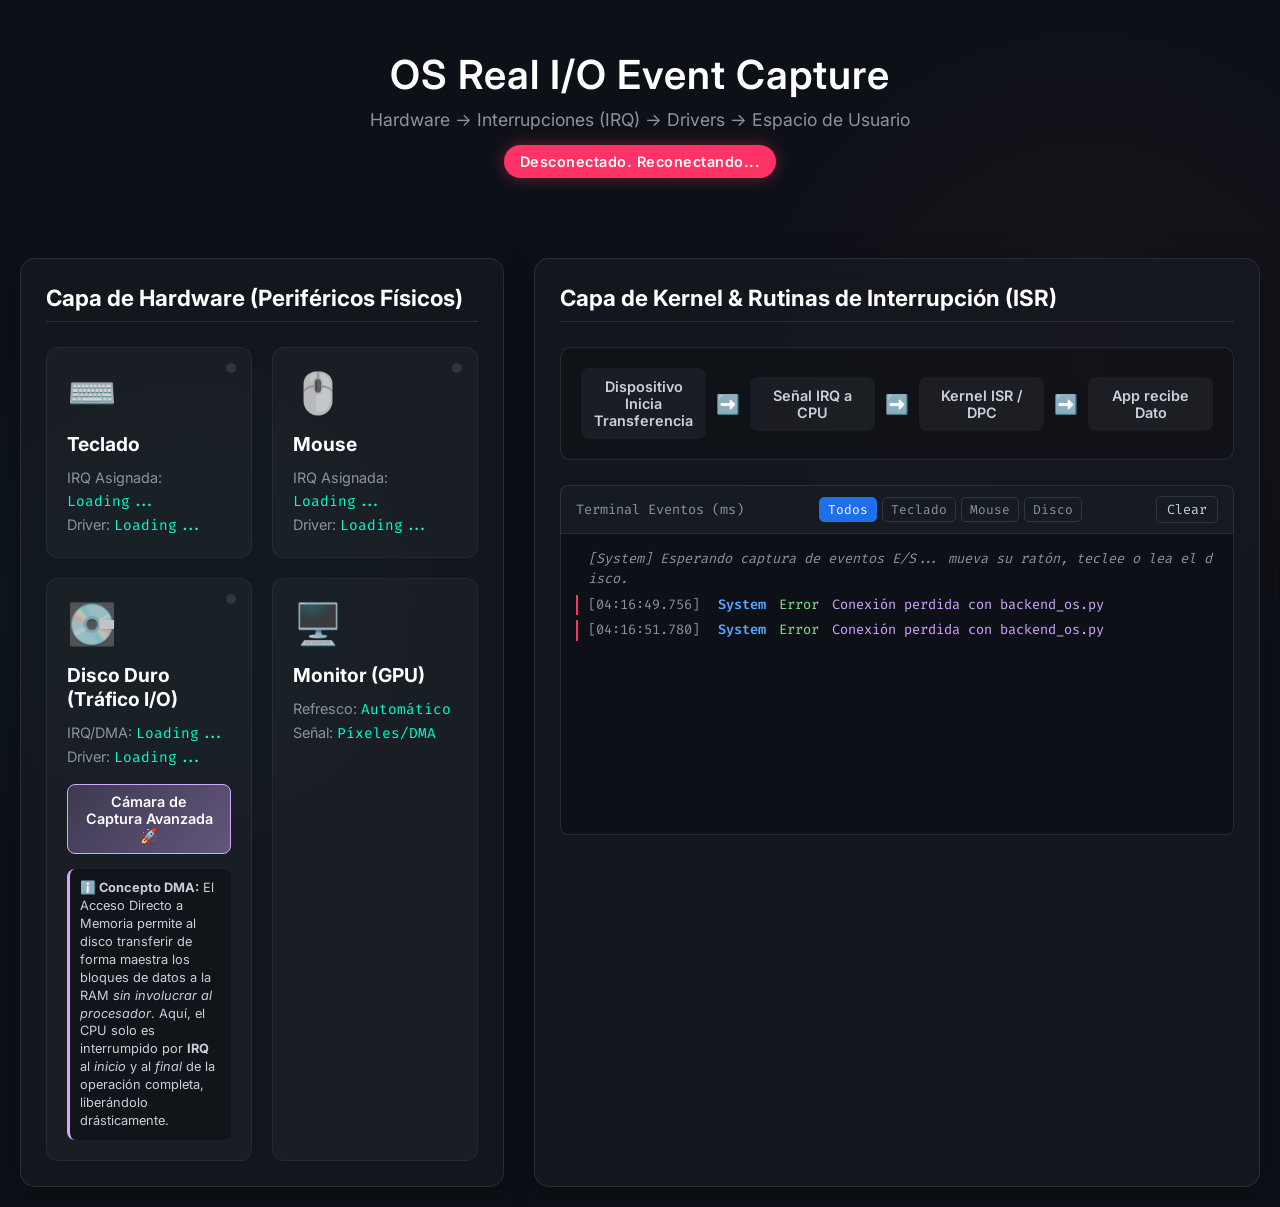
<file: index.html>
<!DOCTYPE html>
<html lang="es">
<head>
    <meta charset="UTF-8">
    <meta name="viewport" content="width=device-width, initial-scale=1.0">
    <title>OS Real E/S Event Capture - Hardware to User Space</title>
    <!-- Modern Fonts -->
    <link href="https://fonts.googleapis.com/css2?family=Fira+Code:wght@400;600&family=Inter:wght@300;400;600&display=swap" rel="stylesheet">
    <link rel="stylesheet" href="styles.css">
</head>
<body>
    <div class="app-container">
        <!-- Header -->
        <header class="header neon-border">
            <div class="glow"></div>
            <h1>OS Real I/O Event Capture</h1>
            <p class="subtitle">Hardware -> Interrupciones (IRQ) -> Drivers -> Espacio de Usuario</p>
            <div id="connectionStatus" class="status-badge connecting">Verificando conexión Backend...</div>
        </header>

        <!-- Main Dashboard -->
        <main class="dashboard">
            
            <!-- Left Panel: Hardware Overview -->
            <section class="panel glass">
                <h2>Capa de Hardware (Periféricos Físicos)</h2>
                <div class="hw-grid" id="hardwareGrid">
                    <!-- Default Hardware Cards to be populated/updated via WS -->
                    <div class="card hw-card" id="hw-keyboard">
                        <div class="card-icon">⌨️</div>
                        <h3>Teclado</h3>
                        <div class="hw-details">
                            <span class="label">IRQ Asignada:</span> <span class="val hl" id="kb-irq">Loading...</span><br>
                            <span class="label">Driver:</span> <span class="val hl" id="kb-driver">Loading...</span>
                        </div>
                        <div class="activity-indicator" id="kb-act"></div>
                    </div>
                    
                    <div class="card hw-card" id="hw-mouse">
                        <div class="card-icon">🖱️</div>
                        <h3>Mouse</h3>
                        <div class="hw-details">
                            <span class="label">IRQ Asignada:</span> <span class="val hl" id="ms-irq">Loading...</span><br>
                            <span class="label">Driver:</span> <span class="val hl" id="ms-driver">Loading...</span>
                        </div>
                        <div class="activity-indicator" id="ms-act"></div>
                    </div>

                    <div class="card hw-card" id="hw-disk">
                        <div class="card-icon">💽</div>
                        <h3>Disco Duro (Tráfico I/O)</h3>
                        <div class="hw-details">
                            <span class="label">IRQ/DMA:</span> <span class="val hl" id="ds-irq">Loading...</span><br>
                            <span class="label">Driver:</span> <span class="val hl" id="ds-driver">Loading...</span>
                        </div>
                        <div class="activity-indicator" id="ds-act"></div>
                        <div style="margin-top: 15px; text-align: center;">
                            <button id="btnOpenDiskCapture" class="advanced-btn">Cámara de Captura Avanzada 🚀</button>
                        </div>
                        <div class="dma-info-box" style="margin-top: 15px; background: rgba(0,0,0,0.3); padding: 10px; border-radius: 8px; font-size: 0.8rem; line-height: 1.4; border-left: 3px solid #d2a8ff;">
                            <strong>ℹ️ Concepto DMA:</strong> El Acceso Directo a Memoria permite al disco transferir de forma maestra los bloques de datos a la RAM <em>sin involucrar al procesador</em>. Aquí, el CPU solo es interrumpido por <strong>IRQ</strong> al <em>inicio</em> y al <em>final</em> de la operación completa, liberándolo drásticamente.
                        </div>
                    </div>

                    <div class="card hw-card" id="hw-monitor">
                        <div class="card-icon">🖥️</div>
                        <h3>Monitor (GPU)</h3>
                        <div class="hw-details">
                            <span class="label">Refresco:</span> <span class="val hl">Automático</span><br>
                            <span class="label">Señal:</span> <span class="val hl">Píxeles/DMA</span>
                        </div>
                    </div>
                </div>
            </section>

            <!-- Center/Right Panel: Event Pipeline & Logs -->
            <section class="panel glass live-events">
                <h2>Capa de Kernel & Rutinas de Interrupción (ISR)</h2>
                
                <div class="pipeline">
                    <div class="pipe-node" id="pipe-hw">Dispositivo Inicia Transferencia</div>
                    <div class="pipe-arrow">➡️</div>
                    <div class="pipe-node" id="pipe-irq">Señal IRQ a CPU</div>
                    <div class="pipe-arrow">➡️</div>
                    <div class="pipe-node" id="pipe-kernel">Kernel ISR / DPC</div>
                    <div class="pipe-arrow">➡️</div>
                    <div class="pipe-node" id="pipe-user">App recibe Dato</div>
                </div>

                <div class="terminal-container">
                    <div class="terminal-header">
                        <span>Terminal Eventos (ms)</span>
                        <div class="terminal-filters" id="deviceFilters">
                            <button class="filter-btn active" data-filter="all">Todos</button>
                            <button class="filter-btn" data-filter="Keyboard">Teclado</button>
                            <button class="filter-btn" data-filter="Mouse">Mouse</button>
                            <button class="filter-btn" data-filter="Disk">Disco</button>
                        </div>
                        <button id="clearBtn">Clear</button>
                    </div>
                    <div class="terminal" id="eventLog">
                        <!-- Events go here -->
                        <div class="log-line info">[System] Esperando captura de eventos E/S... mueva su ratón, teclee o lea el disco.</div>
                    </div>
                </div>
            </section>
        </main>

        <!-- Advanced Disk Capture Modal -->
        <div id="diskCaptureModal" class="modal-overlay hidden">
            <div class="modal-content glass">
                <div class="modal-header">
                    <h2>🔬 Captura Aislada de I/O de Disco</h2>
                    <button id="btnCloseDiskCapture" class="close-btn">&times;</button>
                </div>
                
                <div class="modal-body">
                    <div class="disk-controls">
                        <div class="control-group">
                            <label for="diskSelect">Seleccione el Disco Físico:</label>
                            <select id="diskSelect">
                                <option value="">Cargando discos físicos...</option>
                            </select>
                        </div>
                        
                        <div id="selectedDiskDetails" class="disk-meta hidden">
                            <p><span class="label">Modelo:</span> <span id="metaModel" class="val hl"></span></p>
                            <p><span class="label">Tipo de Medio:</span> <span id="metaType" class="val hl"></span></p>
                            <p><span class="label">Tamaño:</span> <span id="metaSize" class="val hl"></span> GB</p>
                        </div>

                        <button id="btnTriggerIO" class="trigger-btn" disabled>Forzar 50MB I/O (Lectura/Escritura)</button>
                        <p class="io-description">Esto escribirá y leerá un archivo temporal (50MB) forzando el bypass de caché (<code>os.fsync</code>) para detonar físicamente el hardware y su DMA en forma aislada.</p>
                    </div>

                    <div class="isolated-terminal">
                        <div class="terminal-header" style="background: #111;">
                            <span style="color: #ffb86c">Eventos Físicos de esta Operación Específica</span>
                            <span id="ioStatus" class="io-status">Esperando ejecución...</span>
                        </div>
                        <div class="terminal" id="isolatedEventLog">
                            <div class="log-line info">[System] Seleccione un disco y presione "Forzar 50MB I/O" para iniciar.</div>
                        </div>
                    </div>
                </div>
            </div>
        </div>

    </div>
    
    <script src="app.js"></script>
</body>
</html>
</file>
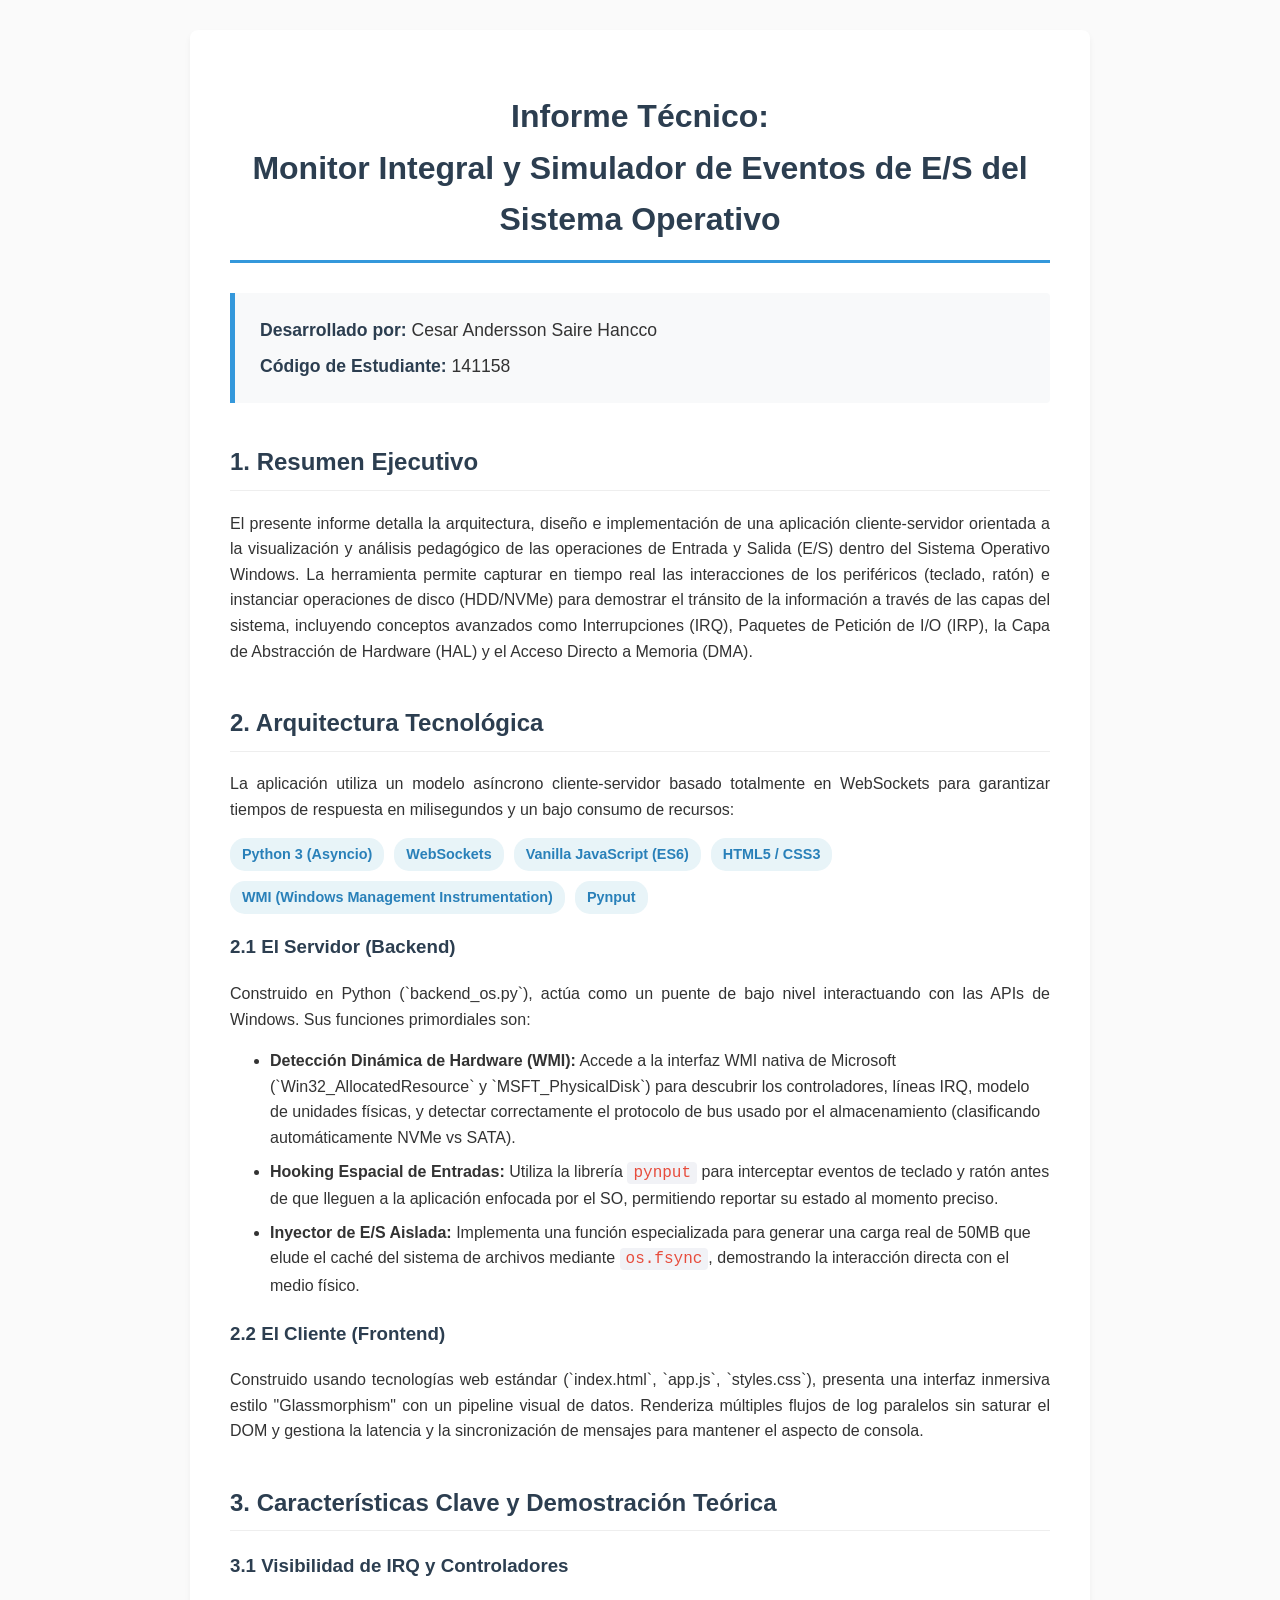
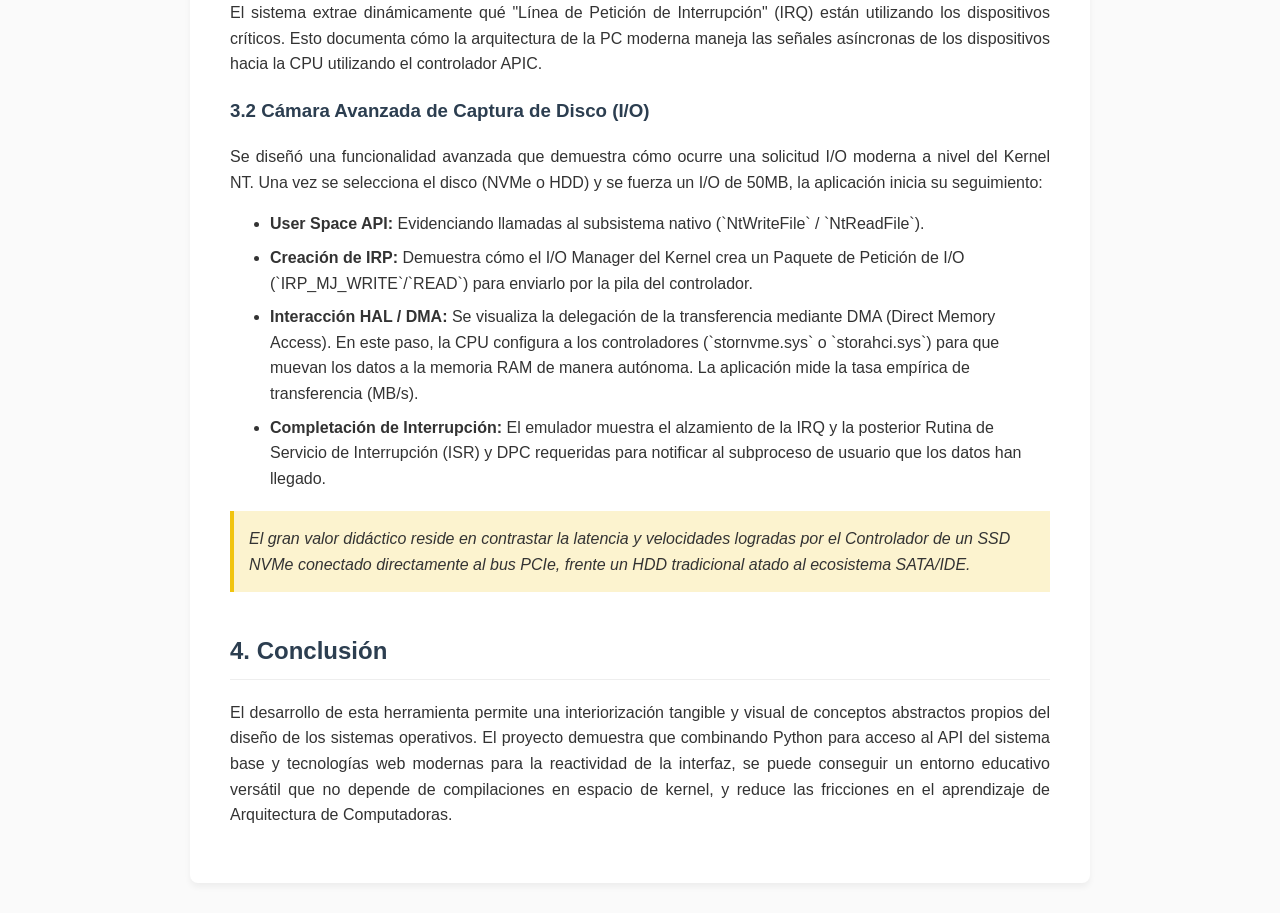
<file: informe_tecnico.html>
<!DOCTYPE html>
<html lang="es">
<head>
    <meta charset="UTF-8">
    <meta name="viewport" content="width=device-width, initial-scale=1.0">
    <title>Informe Técnico - Monitor Integral de E/S</title>
    <style>
        body {
            font-family: 'Segoe UI', Tahoma, Geneva, Verdana, sans-serif;
            line-height: 1.6;
            color: #333;
            max-width: 900px;
            margin: 0 auto;
            padding: 30px 20px;
            background-color: #fafafa;
        }
        .container {
            background-color: #fff;
            padding: 40px;
            border-radius: 8px;
            box-shadow: 0 4px 6px rgba(0,0,0,0.05);
        }
        h1, h2, h3 {
            color: #2c3e50;
        }
        h1 {
            text-align: center;
            border-bottom: 3px solid #3498db;
            padding-bottom: 15px;
            margin-bottom: 30px;
        }
        h2 {
            border-bottom: 1px solid #eee;
            padding-bottom: 8px;
            margin-top: 40px;
        }
        .author-box {
            background-color: #f8f9fa;
            border-left: 5px solid #3498db;
            padding: 15px 25px;
            margin: 20px 0 40px 0;
            border-radius: 0 4px 4px 0;
        }
        .author-box p {
            margin: 8px 0;
            font-size: 1.1em;
        }
        .author-box strong {
            color: #2c3e50;
        }
        .tech-stack {
            display: flex;
            flex-wrap: wrap;
            gap: 10px;
            margin: 15px 0;
        }
        .tech-badge {
            background-color: #e8f4f8;
            color: #2980b9;
            padding: 5px 12px;
            border-radius: 15px;
            font-size: 0.9em;
            font-weight: 600;
        }
        p {
            text-align: justify;
            margin-bottom: 15px;
        }
        ul {
            margin-bottom: 20px;
        }
        li {
            margin-bottom: 8px;
        }
        code {
            background-color: #f1f2f6;
            padding: 2px 6px;
            border-radius: 4px;
            font-family: 'Consolas', 'Courier New', monospace;
            color: #e74c3c;
        }
        .highlight {
            background-color: #fcf3cf;
            padding: 15px;
            border-left: 4px solid #f1c40f;
            margin: 20px 0;
            font-style: italic;
        }
    </style>
</head>
<body>

<div class="container">
    <h1>Informe Técnico:<br>Monitor Integral y Simulador de Eventos de E/S del Sistema Operativo</h1>
    
    <div class="author-box">
        <p><strong>Desarrollado por:</strong> Cesar Andersson Saire Hancco</p>
        <p><strong>Código de Estudiante:</strong> 141158</p>
    </div>

    <h2>1. Resumen Ejecutivo</h2>
    <p>El presente informe detalla la arquitectura, diseño e implementación de una aplicación cliente-servidor orientada a la visualización y análisis pedagógico de las operaciones de Entrada y Salida (E/S) dentro del Sistema Operativo Windows. La herramienta permite capturar en tiempo real las interacciones de los periféricos (teclado, ratón) e instanciar operaciones de disco (HDD/NVMe) para demostrar el tránsito de la información a través de las capas del sistema, incluyendo conceptos avanzados como Interrupciones (IRQ), Paquetes de Petición de I/O (IRP), la Capa de Abstracción de Hardware (HAL) y el Acceso Directo a Memoria (DMA).</p>

    <h2>2. Arquitectura Tecnológica</h2>
    <p>La aplicación utiliza un modelo asíncrono cliente-servidor basado totalmente en WebSockets para garantizar tiempos de respuesta en milisegundos y un bajo consumo de recursos:</p>
    
    <div class="tech-stack">
        <span class="tech-badge">Python 3 (Asyncio)</span>
        <span class="tech-badge">WebSockets</span>
        <span class="tech-badge">Vanilla JavaScript (ES6)</span>
        <span class="tech-badge">HTML5 / CSS3</span>
        <span class="tech-badge">WMI (Windows Management Instrumentation)</span>
        <span class="tech-badge">Pynput</span>
    </div>

    <h3>2.1 El Servidor (Backend)</h3>
    <p>Construido en Python (`backend_os.py`), actúa como un puente de bajo nivel interactuando con las APIs de Windows. Sus funciones primordiales son:</p>
    <ul>
        <li><strong>Detección Dinámica de Hardware (WMI):</strong> Accede a la interfaz WMI nativa de Microsoft (`Win32_AllocatedResource` y `MSFT_PhysicalDisk`) para descubrir los controladores, líneas IRQ, modelo de unidades físicas, y detectar correctamente el protocolo de bus usado por el almacenamiento (clasificando automáticamente NVMe vs SATA).</li>
        <li><strong>Hooking Espacial de Entradas:</strong> Utiliza la librería <code>pynput</code> para interceptar eventos de teclado y ratón antes de que lleguen a la aplicación enfocada por el SO, permitiendo reportar su estado al momento preciso.</li>
        <li><strong>Inyector de E/S Aislada:</strong> Implementa una función especializada para generar una carga real de 50MB que elude el caché del sistema de archivos mediante <code>os.fsync</code>, demostrando la interacción directa con el medio físico.</li>
    </ul>

    <h3>2.2 El Cliente (Frontend)</h3>
    <p>Construido usando tecnologías web estándar (`index.html`, `app.js`, `styles.css`), presenta una interfaz inmersiva estilo "Glassmorphism" con un pipeline visual de datos. Renderiza múltiples flujos de log paralelos sin saturar el DOM y gestiona la latencia y la sincronización de mensajes para mantener el aspecto de consola.</p>

    <h2>3. Características Clave y Demostración Teórica</h2>
    
    <h3>3.1 Visibilidad de IRQ y Controladores</h3>
    <p>El sistema extrae dinámicamente qué "Línea de Petición de Interrupción" (IRQ) están utilizando los dispositivos críticos. Esto documenta cómo la arquitectura de la PC moderna maneja las señales asíncronas de los dispositivos hacia la CPU utilizando el controlador APIC.</p>

    <h3>3.2 Cámara Avanzada de Captura de Disco (I/O)</h3>
    <p>Se diseñó una funcionalidad avanzada que demuestra cómo ocurre una solicitud I/O moderna a nivel del Kernel NT. Una vez se selecciona el disco (NVMe o HDD) y se fuerza un I/O de 50MB, la aplicación inicia su seguimiento:</p>
    
    <ul>
        <li><strong>User Space API:</strong> Evidenciando llamadas al subsistema nativo (`NtWriteFile` / `NtReadFile`).</li>
        <li><strong>Creación de IRP:</strong> Demuestra cómo el I/O Manager del Kernel crea un Paquete de Petición de I/O (`IRP_MJ_WRITE`/`READ`) para enviarlo por la pila del controlador.</li>
        <li><strong>Interacción HAL / DMA:</strong> Se visualiza la delegación de la transferencia mediante DMA (Direct Memory Access). En este paso, la CPU configura a los controladores (`stornvme.sys` o `storahci.sys`) para que muevan los datos a la memoria RAM de manera autónoma. La aplicación mide la tasa empírica de transferencia (MB/s).</li>
        <li><strong>Completación de Interrupción:</strong> El emulador muestra el alzamiento de la IRQ y la posterior Rutina de Servicio de Interrupción (ISR) y DPC requeridas para notificar al subproceso de usuario que los datos han llegado.</li>
    </ul>

    <div class="highlight">
        El gran valor didáctico reside en contrastar la latencia y velocidades logradas por el Controlador de un SSD NVMe conectado directamente al bus PCIe, frente un HDD tradicional atado al ecosistema SATA/IDE.
    </div>

    <h2>4. Conclusión</h2>
    <p>El desarrollo de esta herramienta permite una interiorización tangible y visual de conceptos abstractos propios del diseño de los sistemas operativos. El proyecto demuestra que combinando Python para acceso al API del sistema base y tecnologías web modernas para la reactividad de la interfaz, se puede conseguir un entorno educativo versátil que no depende de compilaciones en espacio de kernel, y reduce las fricciones en el aprendizaje de Arquitectura de Computadoras.</p>

</div>

</body>
</html>
</file>
<file: styles.css>
:root {
    --bg-color: #0d1117;
    --acc-color: #00ffcc;
    --acc-color-glow: rgba(0, 255, 204, 0.4);
    --warn-color: #ff3366;
    --glass-bg: rgba(22, 27, 34, 0.7);
    --glass-border: rgba(255, 255, 255, 0.1);
    --text-color: #c9d1d9;
    --font-main: 'Inter', sans-serif;
    --font-code: 'Fira Code', monospace;
}

* {
    box-sizing: border-box;
    margin: 0;
    padding: 0;
}

body {
    background-color: var(--bg-color);
    color: var(--text-color);
    font-family: var(--font-main);
    overflow-x: hidden;
    background-image: radial-gradient(circle at 15% 50%, rgba(0, 255, 204, 0.05), transparent 25%),
                      radial-gradient(circle at 85% 30%, rgba(255, 51, 102, 0.05), transparent 25%);
}

.app-container {
    max-width: 1400px;
    margin: 0 auto;
    padding: 20px;
    display: flex;
    flex-direction: column;
    gap: 30px;
}

/* Header */
.header {
    text-align: center;
    position: relative;
    padding: 30px 0;
    margin-bottom: 20px;
}

.header h1 {
    font-size: 2.5rem;
    font-weight: 600;
    color: #fff;
    margin-bottom: 10px;
    letter-spacing: 1px;
}

.subtitle {
    font-size: 1.1rem;
    color: #8b949e;
}

.status-badge {
    display: inline-block;
    margin-top: 15px;
    padding: 8px 16px;
    border-radius: 20px;
    font-size: 0.9rem;
    font-weight: 600;
    letter-spacing: 0.5px;
    box-shadow: 0 0 10px rgba(0,0,0,0.5);
    transition: all 0.3s ease;
}

.status-badge.connecting {
    background-color: #d29922;
    color: #fff;
    box-shadow: 0 0 15px rgba(210, 153, 34, 0.5);
}

.status-badge.connected {
    background-color: #238636;
    color: #fff;
    box-shadow: 0 0 15px rgba(35, 134, 54, 0.5);
}

.status-badge.disconnected {
    background-color: var(--warn-color);
    color: #fff;
    box-shadow: 0 0 15px rgba(255, 51, 102, 0.4);
}

/* Glass Panels */
.glass {
    background: var(--glass-bg);
    backdrop-filter: blur(10px);
    -webkit-backdrop-filter: blur(10px);
    border: 1px solid var(--glass-border);
    border-radius: 15px;
    padding: 25px;
    box-shadow: 0 8px 32px 0 rgba(0, 0, 0, 0.3);
}

.dashboard {
    display: grid;
    grid-template-columns: 1fr 1.5fr;
    gap: 30px;
}

.panel h2 {
    font-size: 1.4rem;
    margin-bottom: 25px;
    color: #fff;
    border-bottom: 1px solid var(--glass-border);
    padding-bottom: 10px;
}

/* Hardware Grid */
.hw-grid {
    display: grid;
    grid-template-columns: repeat(auto-fit, minmax(200px, 1fr));
    gap: 20px;
}

.hw-card {
    background: rgba(255, 255, 255, 0.03);
    border: 1px solid rgba(255, 255, 255, 0.05);
    border-radius: 12px;
    padding: 20px;
    position: relative;
    overflow: hidden;
    transition: transform 0.2s ease, border-color 0.2s ease;
}

.hw-card:hover {
    transform: translateY(-5px);
    border-color: rgba(255,255,255,0.1);
}

.hw-card.active-hw {
    border-color: var(--acc-color);
    box-shadow: 0 0 20px var(--acc-color-glow);
}

.card-icon {
    font-size: 2.5rem;
    margin-bottom: 15px;
    opacity: 0.8;
}

.hw-card h3 {
    font-size: 1.2rem;
    margin-bottom: 10px;
    color: #fff;
}

.hw-details {
    font-size: 0.9rem;
    line-height: 1.6;
}

.hw-details .label {
    color: #8b949e;
}
.hw-details .val.hl {
    color: var(--acc-color);
    font-family: var(--font-code);
}

.activity-indicator {
    position: absolute;
    top: 15px;
    right: 15px;
    width: 10px;
    height: 10px;
    border-radius: 50%;
    background-color: var(--glass-border);
}

.activity-indicator.ping {
    background-color: var(--acc-color);
    box-shadow: 0 0 10px var(--acc-color);
    animation: pingAnim 0.3s ease-out;
}

@keyframes pingAnim {
    0% { transform: scale(1); opacity: 1; }
    50% { transform: scale(2.5); opacity: 0.5; }
    100% { transform: scale(1); opacity: 1; }
}

/* Event Pipeline Visualizer */
.pipeline {
    display: flex;
    justify-content: space-between;
    align-items: center;
    background: rgba(0,0,0,0.2);
    padding: 20px;
    border-radius: 10px;
    margin-bottom: 25px;
    border: 1px solid var(--glass-border);
}

.pipe-node {
    flex: 1;
    text-align: center;
    padding: 10px;
    border-radius: 8px;
    background: rgba(255,255,255,0.05);
    font-size: 0.9rem;
    transition: all 0.2s;
    font-weight: 600;
}

.pipe-node.firing {
    background: var(--acc-color);
    color: #000;
    box-shadow: 0 0 15px var(--acc-color-glow);
    transform: scale(1.05);
}

.pipe-arrow {
    font-size: 1.2rem;
    color: #58a6ff;
    padding: 0 10px;
}

/* Terminal Log */
.terminal-container {
    display: flex;
    flex-direction: column;
    height: 350px;
}

.terminal-header {
    display: flex;
    justify-content: space-between;
    align-items: center;
    flex-wrap: wrap;
    gap: 10px;
    background: #161b22;
    padding: 10px 15px;
    border-radius: 8px 8px 0 0;
    border: 1px solid var(--glass-border);
    border-bottom: none;
    font-family: var(--font-code);
    font-size: 0.85rem;
    color: #8b949e;
}

.terminal-filters {
    display: flex;
    gap: 5px;
}

.filter-btn {
    background: transparent;
    border: 1px solid #30363d;
    color: #8b949e;
    padding: 3px 8px;
    border-radius: 5px;
    cursor: pointer;
    font-family: inherit;
    font-size: 0.8rem;
    transition: all 0.2s;
}

.filter-btn.active {
    background: #1f6feb;
    color: #fff;
    border-color: #1f6feb;
}

.filter-btn:hover:not(.active) {
    background: #30363d;
}

.terminal-header #clearBtn {
    background: transparent;
    border: 1px solid #30363d;
    color: #c9d1d9;
    padding: 4px 10px;
    border-radius: 5px;
    cursor: pointer;
    font-family: inherit;
    transition: background 0.2s;
}

.terminal-header button:hover {
    background: #30363d;
}

.terminal {
    flex: 1;
    background: #0d1117;
    border: 1px solid var(--glass-border);
    border-radius: 0 0 8px 8px;
    padding: 15px;
    overflow-y: auto;
    font-family: var(--font-code);
    font-size: 0.85rem;
    line-height: 1.5;
}

/* Custom Scrollbar for terminal */
.terminal::-webkit-scrollbar {
    width: 8px;
}
.terminal::-webkit-scrollbar-track {
    background: #0d1117;
}
.terminal::-webkit-scrollbar-thumb {
    background: #30363d;
    border-radius: 4px;
}
.terminal::-webkit-scrollbar-thumb:hover {
    background: #484f58;
}

.log-line {
    margin-bottom: 5px;
    padding-left: 10px;
    border-left: 2px solid transparent;
    animation: fadeIn 0.3s ease-in;
    word-break: break-all;
}

@keyframes fadeIn {
    from { opacity: 0; transform: translateX(-10px); }
    to { opacity: 1; transform: translateX(0); }
}

.log-line .time { color: #8b949e; margin-right: 10px; }
.log-line .dev { color: #58a6ff; font-weight: 600; margin-right: 5px; }
.log-line .evt { color: #7ee787; margin-right: 5px; }
.log-line .dtl { color: #d2a8ff; }

.log-line.info { color: #8b949e; font-style: italic; }
.log-line.error { border-left-color: var(--warn-color); color: var(--warn-color); }
.log-line.keyboard-log { border-left-color: #58a6ff; background: rgba(88, 166, 255, 0.05); }
.log-line.mouse-log { border-left-color: #7ee787; background: rgba(126, 231, 135, 0.05); }
.log-line.disk-log { border-left-color: #d2a8ff; background: rgba(210, 168, 255, 0.05); }

.log-line.hidden {
    display: none;
}

/* Responsive */
@media (max-width: 1000px) {
    .dashboard {
        grid-template-columns: 1fr;
    }
}

/* Advanced Disk Capture Modal */
.advanced-btn {
    background: linear-gradient(135deg, rgba(210, 168, 255, 0.2), rgba(210, 168, 255, 0.4));
    border: 1px solid #d2a8ff;
    color: #fff;
    padding: 8px 15px;
    border-radius: 8px;
    cursor: pointer;
    font-family: var(--font-main);
    font-weight: 600;
    transition: all 0.3s;
    font-size: 0.9rem;
}

.advanced-btn:hover {
    box-shadow: 0 0 15px rgba(210, 168, 255, 0.6);
    transform: scale(1.05);
}

.modal-overlay {
    position: fixed;
    top: 0; left: 0; right: 0; bottom: 0;
    background: rgba(0, 0, 0, 0.8);
    backdrop-filter: blur(5px);
    display: flex;
    justify-content: center;
    align-items: center;
    z-index: 1000;
    opacity: 1;
    transition: opacity 0.3s ease;
}

.modal-overlay.hidden {
    opacity: 0;
    pointer-events: none;
}

.modal-content {
    width: 90%;
    max-width: 800px;
    background: #161b22;
    border: 1px solid #30363d;
    border-radius: 12px;
    box-shadow: 0 15px 50px rgba(0,0,0,0.8);
    display: flex;
    flex-direction: column;
}

.modal-header {
    display: flex;
    justify-content: space-between;
    align-items: center;
    padding: 20px;
    border-bottom: 1px solid #30363d;
}

.modal-header h2 {
    margin: 0;
    color: #d2a8ff;
    font-size: 1.4rem;
}

.close-btn {
    background: none;
    border: none;
    color: #fff;
    font-size: 1.5rem;
    cursor: pointer;
    line-height: 1;
}

.close-btn:hover {
    color: var(--warn-color);
}

.modal-body {
    padding: 20px;
    display: flex;
    flex-direction: column;
    gap: 20px;
}

.disk-controls {
    background: rgba(255,255,255,0.03);
    padding: 20px;
    border-radius: 8px;
    border: 1px solid rgba(255,255,255,0.05);
}

.control-group {
    display: flex;
    flex-direction: column;
    gap: 8px;
    margin-bottom: 15px;
}

.control-group label {
    font-weight: 600;
    color: #c9d1d9;
}

.control-group select {
    background: #0d1117;
    color: #fff;
    border: 1px solid #30363d;
    padding: 10px;
    border-radius: 6px;
    font-family: var(--font-main);
    font-size: 1rem;
}

.disk-meta {
    margin-bottom: 15px;
    background: rgba(0,0,0,0.3);
    padding: 15px;
    border-radius: 8px;
    border-left: 3px solid #58a6ff;
}

.disk-meta p {
    margin-bottom: 5px;
    font-size: 0.95rem;
}

.trigger-btn {
    background: #238636;
    color: #fff;
    border: none;
    padding: 12px 20px;
    border-radius: 6px;
    font-size: 1rem;
    font-weight: bold;
    cursor: pointer;
    width: 100%;
    transition: background 0.2s;
}

.trigger-btn:hover:not(:disabled) {
    background: #2ea043;
}

.trigger-btn:disabled {
    background: #30363d;
    color: #8b949e;
    cursor: not-allowed;
}

.io-description {
    font-size: 0.85rem;
    color: #8b949e;
    margin-top: 10px;
    text-align: center;
}

.isolated-terminal {
    display: flex;
    flex-direction: column;
    height: 300px;
    border: 1px solid #30363d;
    border-radius: 8px;
    overflow: hidden;
}

.io-status {
    font-size: 0.85rem;
    color: #8b949e;
    font-style: italic;
}
</file>
